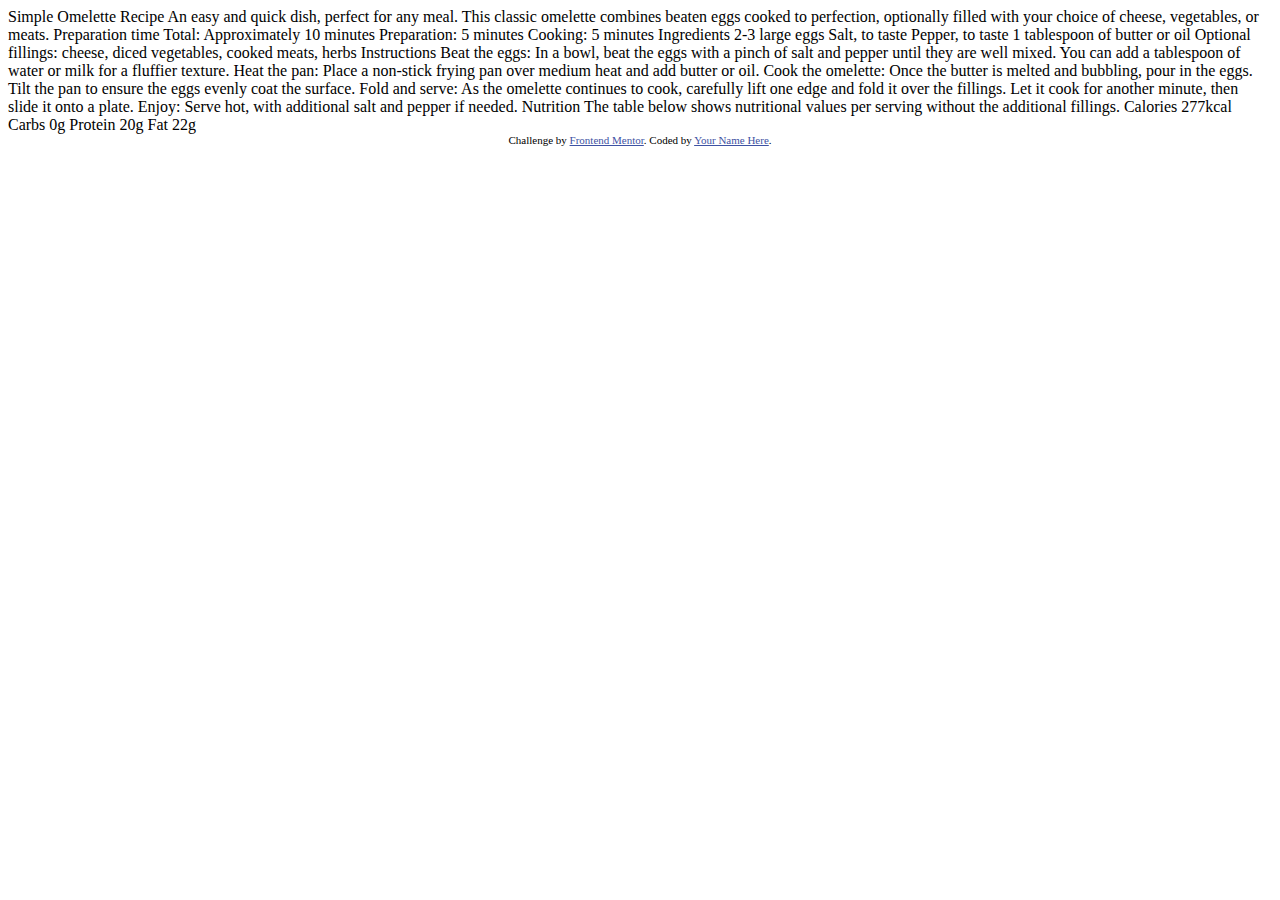
<file: index.html>
<!DOCTYPE html>
<html lang="en">
<head>
  <meta charset="UTF-8">
  <meta name="viewport" content="width=device-width, initial-scale=1.0"> <!-- displays site properly based on user's device -->

  <link rel="icon" type="image/png" sizes="32x32" href="./assets/images/favicon-32x32.png">
  
  <title>Frontend Mentor | Recipe page</title>

  <!-- Feel free to remove these styles or customise in your own stylesheet 👍 -->
  <style>
    .attribution { font-size: 11px; text-align: center; }
    .attribution a { color: hsl(228, 45%, 44%); }
  </style>
</head>
<body>

  Simple Omelette Recipe

  An easy and quick dish, perfect for any meal. This classic omelette combines beaten eggs cooked 
  to perfection, optionally filled with your choice of cheese, vegetables, or meats.

  Preparation time

  Total: Approximately 10 minutes
  Preparation: 5 minutes
  Cooking: 5 minutes

  Ingredients

  2-3 large eggs
  Salt, to taste
  Pepper, to taste
  1 tablespoon of butter or oil
  Optional fillings: cheese, diced vegetables, cooked meats, herbs

  Instructions

  Beat the eggs: In a bowl, beat the eggs with a pinch of salt and pepper until they are well mixed. 
  You can add a tablespoon of water or milk for a fluffier texture.

  Heat the pan: Place a non-stick frying pan over medium heat and add butter or oil.

  Cook the omelette: Once the butter is melted and bubbling, pour in the eggs. Tilt the pan to ensure 
  the eggs evenly coat the surface.

  

  Fold and serve: As the omelette continues to cook, carefully lift one edge and fold it over the 
  fillings. Let it cook for another minute, then slide it onto a plate.

  Enjoy: Serve hot, with additional salt and pepper if needed.

  Nutrition

  The table below shows nutritional values per serving without the additional fillings.

  Calories
  277kcal

  Carbs
  0g

  Protein
  20g

  Fat
  22g
  
  <div class="attribution">
    Challenge by <a href="https://www.frontendmentor.io?ref=challenge" target="_blank">Frontend Mentor</a>. 
    Coded by <a href="#">Your Name Here</a>.
  </div>
</body>
</html>
</file>
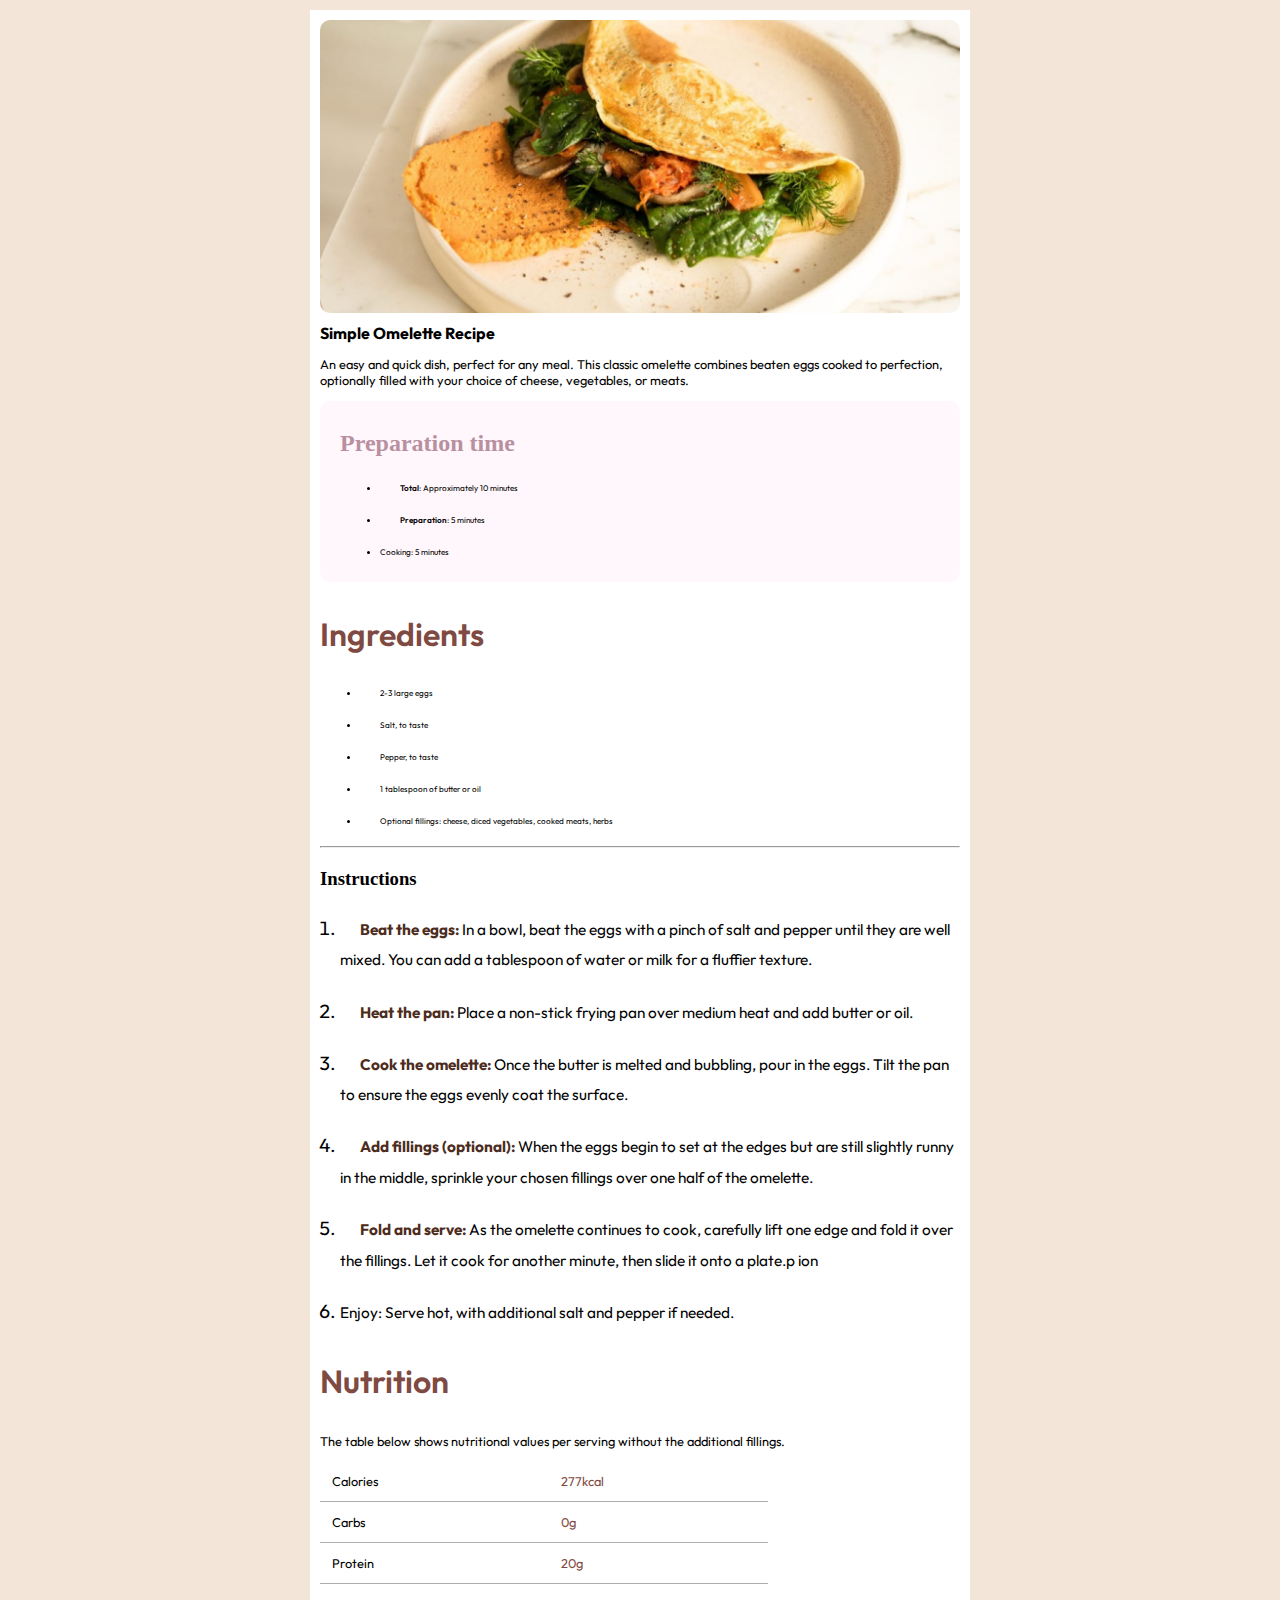
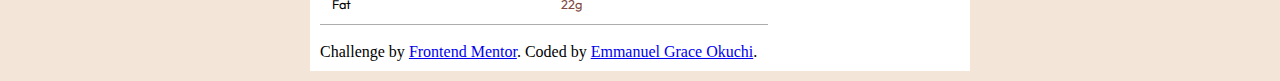
<file: recipe.html>
<html lang="en">

<head>
  <meta charset="UTF-8">
  <meta name="viewport" content="width=device-width, initial-scale=1.0">
  <link rel="icon" type="image/png" href="./assets/images/favicon-32x32.png">
  <link rel="stylesheet" href="recipe.css">
  <title>Frontend Mentor | Recipe page</title>
</head>

<body>
  <div class="container">
    <!-- -------Image---------- -->
    <img src="./assets/images/image-omelette.jpeg" alt="" srcset="" class="image-omelette">

    <!-- --------Write up----------- -->
    <h1>Simple Omelette Recipe</h1>

    <p>An easy and quick dish, perfect for any meal. This classic omelette combines beaten eggs cooked
      to perfection, optionally filled with your choice of cheese, vegetables, or meats.</p>
    <!-- -------Preparation List----------- -->
    <div class="preparation_list">
      <h3>Preparation time</h3>
      <ul>
        <li><p><span>Total</span>: Approximately 10 minutes</p></li>
        <li><p><span>Preparation</span>: 5 minutes</p></li>
        <li><span><p> Cooking</span>: 5 minutes</p></li>
      </ul>
    </div>
    <!-- -------Ingredient List-------- -->
    <div class="ingredient_list">
      <h3>Ingredients</h3>
      <ul>
        <li><p><span>2-3 large eggs</span></p></li>
        <li><p><span>Salt, to taste</span></p></li>
        <li><p><span>Pepper, to taste</span></p></li>
        <li><p><span>1 tablespoon of butter or oil</span></p></li>
        <li><p><span>Optional fillings: cheese, diced vegetables, cooked meats, herbs</span></p></li>
      </ul>
    </div>
    <hr>
    <div class="instruction_list">
      <h3>Instructions</h3>
      <ol>
        <li>
          <p><span>Beat the eggs:</span> In a bowl, beat the eggs with a pinch of salt and pepper until they are well
            mixed.
            You can add a tablespoon of water or milk for a fluffier texture.</p>
        </li>
        <li><p><span>Heat the pan:</span> Place a non-stick frying pan over medium heat and add butter or oil.</p></li>
        <li>
          <p><span>Cook the omelette:</span> Once the butter is melted and bubbling, pour in the eggs. Tilt the pan to
            ensure
            the eggs evenly coat the surface.</p>
        </li>
        <li>
          <p><span>Add fillings (optional):</span> When the eggs begin to set at the edges but are still slightly runny
            in the
            middle, sprinkle your chosen fillings over one half of the omelette.</p>
        </li>
        <li>
          <p><span>Fold and serve:</span> As the omelette continues to cook, carefully lift one edge and fold it over
            the
            fillings. Let it cook for another minute, then slide it onto a plate.p
            ion</p>
        </li>
        <li>
          <p><span>
              <p>Enjoy:
            </span> Serve hot, with additional salt and pepper if needed.</p>
          </p>
        </li>
      </ol>
    </div>
    <div class="nutrition_div">
      <h3>Nutrition</h3>
      <p>The table below shows nutritional values per serving without the additional fillings.</p>

      <div class="nutrition_facts">
        <table>
          <tr>
            <td>
              <p>Calories</p>
            </td>
            <td class="values">
              <p>277kcal</p>
            </td>
          </tr>
          <tr>
            <td>
              <p>Carbs</p>
            </td>
            <td class="values">
              <p>0g</p>
            </td>
          </tr>
          <tr>
            <td>
              <p>Protein</p>
            </td>
            <td class="values">
              <p>20g</p>
            </td>
          </tr>
          <tr>
            <td>
              <p>Fat</p>
            </td>
            <td class="values">
              <p>22g</p>
            </td>
          </tr>
        </table>
      </div>
    </div>
    <br>
    <div class="attribution">
      Challenge by <a href="https://www.frontendmentor.io?ref=challenge" target="_blank">Frontend Mentor</a>.
      Coded by <a href="#">Emmanuel Grace Okuchi</a>.
    </div>
  </div>

</body>

</html>
</file>
<file: recipe.css>
@import url('https://fonts.googleapis.com/css2?family=Outfit:wght@100..900&display=swap');

body {
    padding: 0;
    margin: 0;
    box-sizing: border-box;
    background-color: #F3E5D8;
}

.container {
    background-color: #FFFFFF;
    margin: 40px auto;
    padding: 40px;
    width: 50%;
}

h1 {
    font-family: Outfit, Georgia, 'Times New Roman', Times, serif;
    font-size: 3em;
    font-weight: 700;
}

p {
    font-family: Outfit, Georgia, 'Times New Roman', Times, serif;
    font-size: 1.2em;
    font-weight: 400;
}

.image-omelette {
    width: 100%;
    border-radius: 10px;
}

.preparation_list {
    background-color: #FFF7FC;
    padding: 5px 20px;
    border-radius: 10px;

}

.preparation_list h3 {
    font-size: 1.5em;
    font-weight: 600;
    color: #B990A0;
}

.preparation_list ul li {
    margin: 0px 0px 20px 0px;
}

.preparation_list span {
    font-weight: 600;
    margin: 0px 0px 0px 20px;
}

.ingredient_list h3 {
    color: #7F4A42;
    font-family: Outfit, Georgia, 'Times New Roman', Times, serif;
    font-size: 2em;
    font-weight: 600;
}

.ingredient_list ul li {
    margin: 0px 0px 20px 0px;
}

.ingredient_list span {
    margin: 0px 0px 0px 20px;
    font-size: 1em;
}

.instruction_list {
    margin: 20px 0;
}

.instruction_list h2 {
    color: #7F4A42;
    font-family: Outfit, Georgia, 'Times New Roman', Times, serif;
    font-size: 2em;
    font-weight: 600;
}

.instruction_list ol {
    padding-left: 20px;
}

.instruction_list ol li {
    margin-bottom: 15px;
    font-size: 1.2em;
    line-height: 2;
}

.instruction_list span {
    margin: 0px 0px 0px 20px;
    font-weight: bold;
    color: #4D2C20;
}
.nutrition_div h3{
    color: #7F4A42;
    font-family: Outfit, Georgia, 'Times New Roman', Times, serif;
    font-size: 2em;
    font-weight: 600;
}

.nutrition_facts {
    font-family: Arial, sans-serif;
    font-size: 16px;
}
table{
    width: 70%;
    border-collapse: collapse;
}

th, td{
    text-align: left;
    padding: 12px;
    border-bottom: 1px solid rgba(0, 0, 0, 0.322);
}
td:first-child{
    margin-left: 50px;
}
td:last-child{
    color: #7F4A42;
    font-weight: bold;
}

@media (max-width:425px) {
    .container {
        background-color: #FFFFFF;
        margin: 20px auto;
        padding: 20px;
        width: 50%;
    }
    h1 {
        font-family: Outfit, Georgia, 'Times New Roman', Times, serif;
        font-size: 2em;
        font-weight: 700;
    }

    h2{
        font-size: 1.5em
    }
    
    p,
    ul,
    li {
        font-family: Outfit, Georgia, 'Times New Roman', Times, serif;
        font-size: 1em;
        font-weight: 400;
    }

    
}

@media (min-width:320px) {
    .container {
        background-color: #FFFFFF;
        margin: 10px auto;
        padding: 10px;
        width: 50%;
    }
    h1 {
        font-family: Outfit, Georgia, 'Times New Roman', Times, serif;
        font-size: 1em;
        font-weight: 700;
    }

    h2{
        font-size: 1em
    }
    
    p,
    ul,
    li {
        font-family: Outfit, Georgia, 'Times New Roman', Times, serif;
        font-size: 0.8em;
        font-weight: 400;
    }


}
</file>
